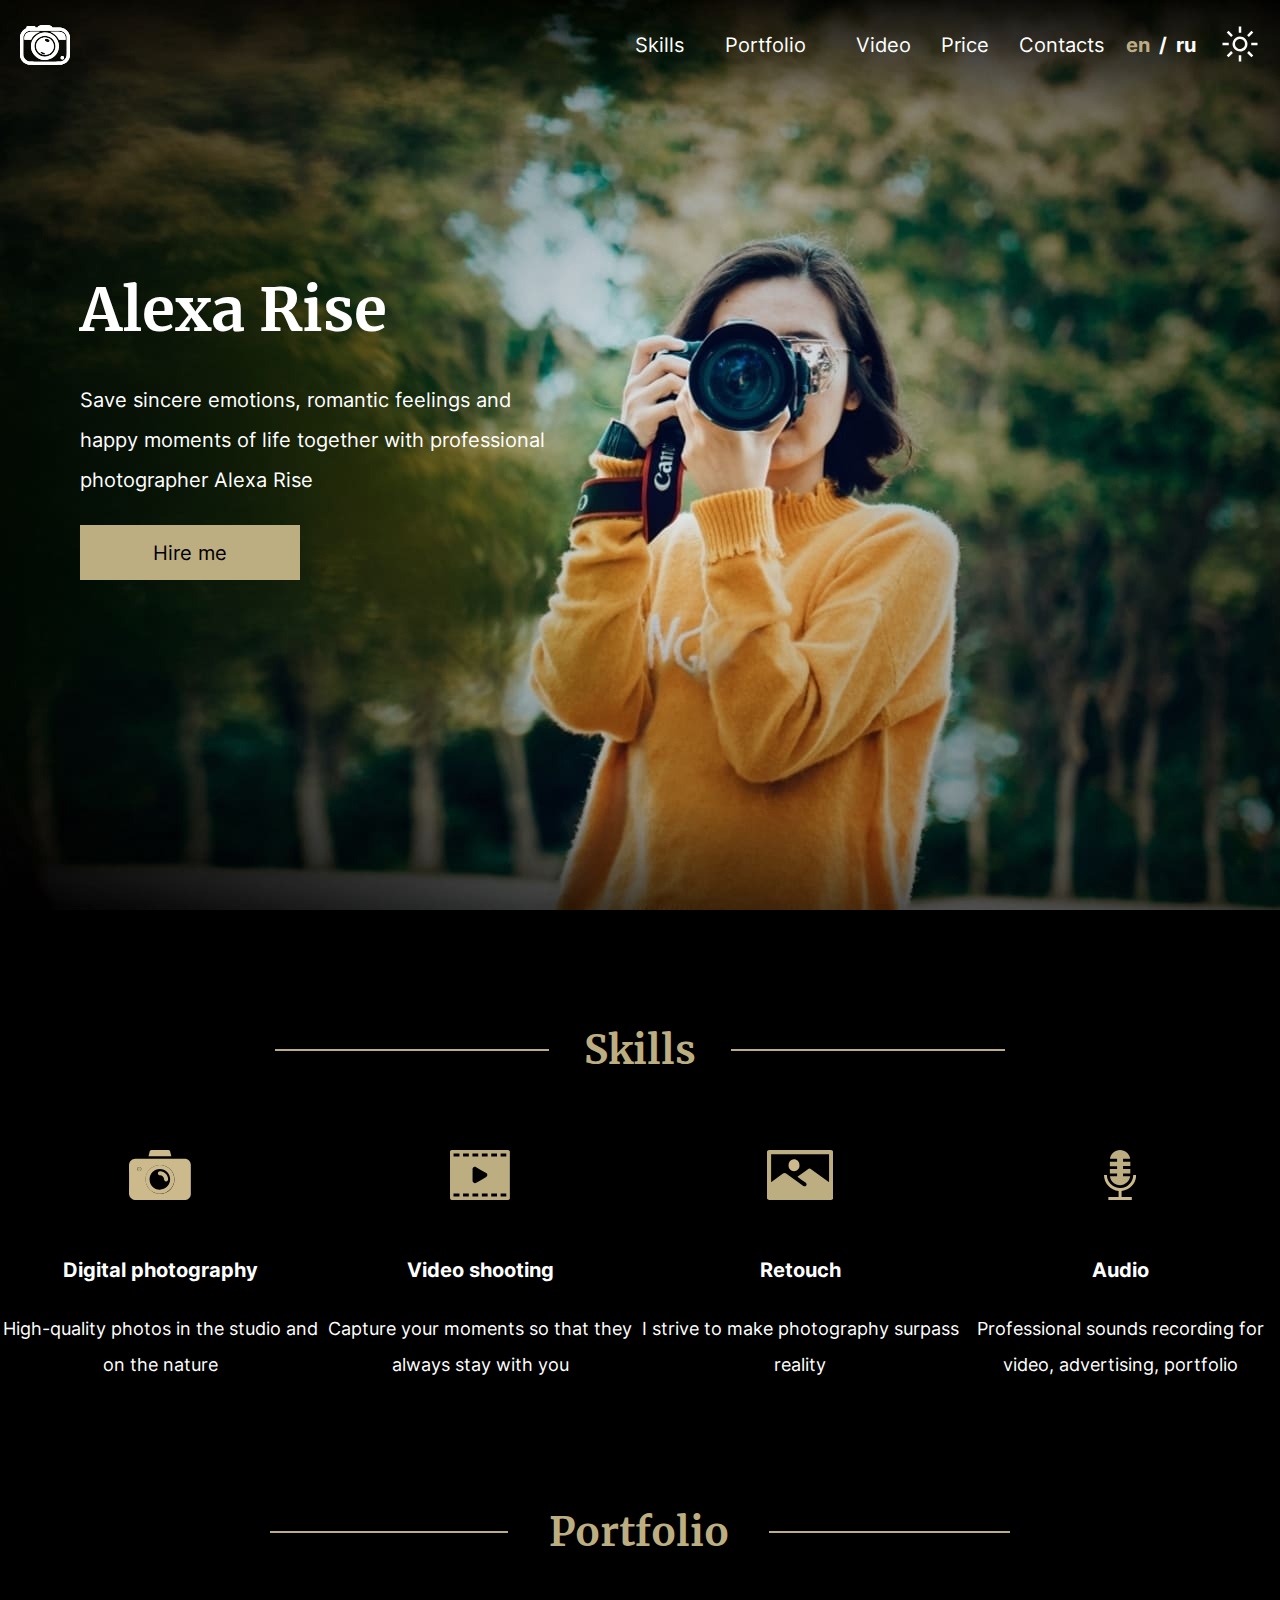
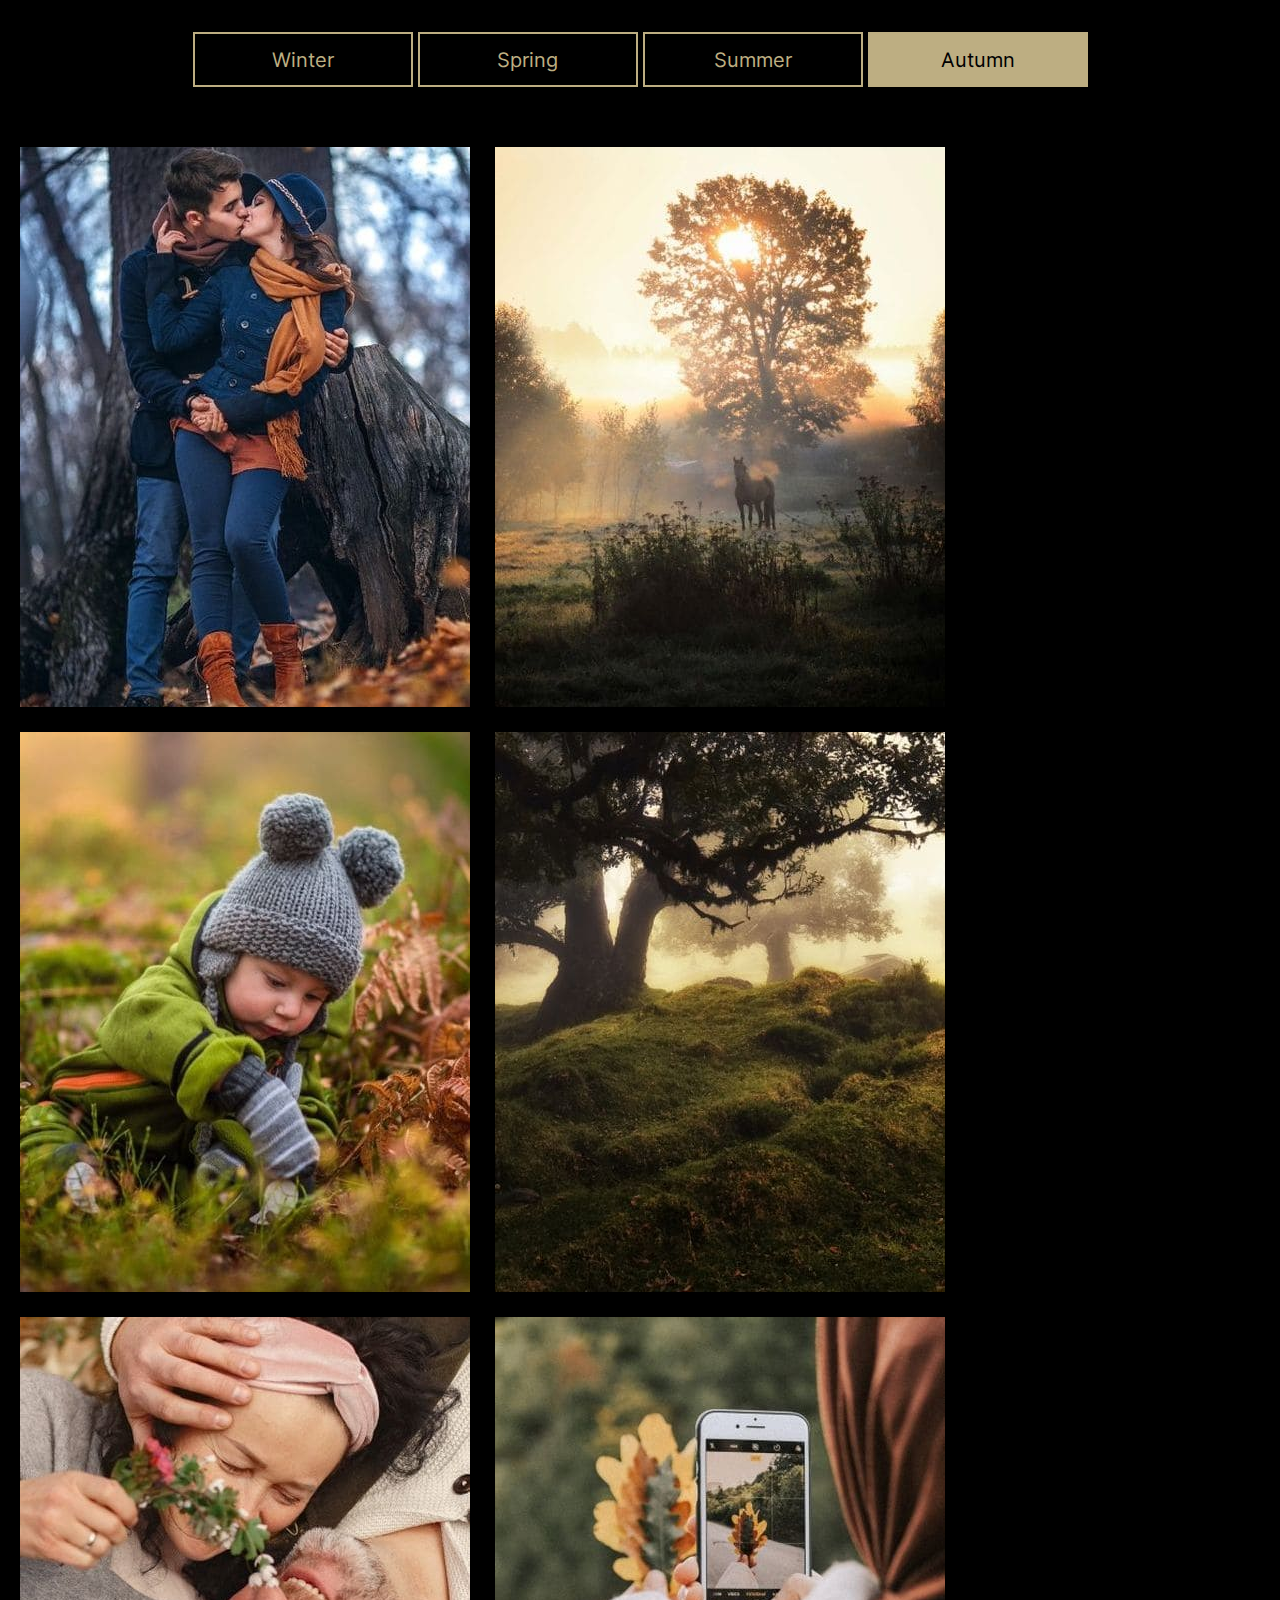
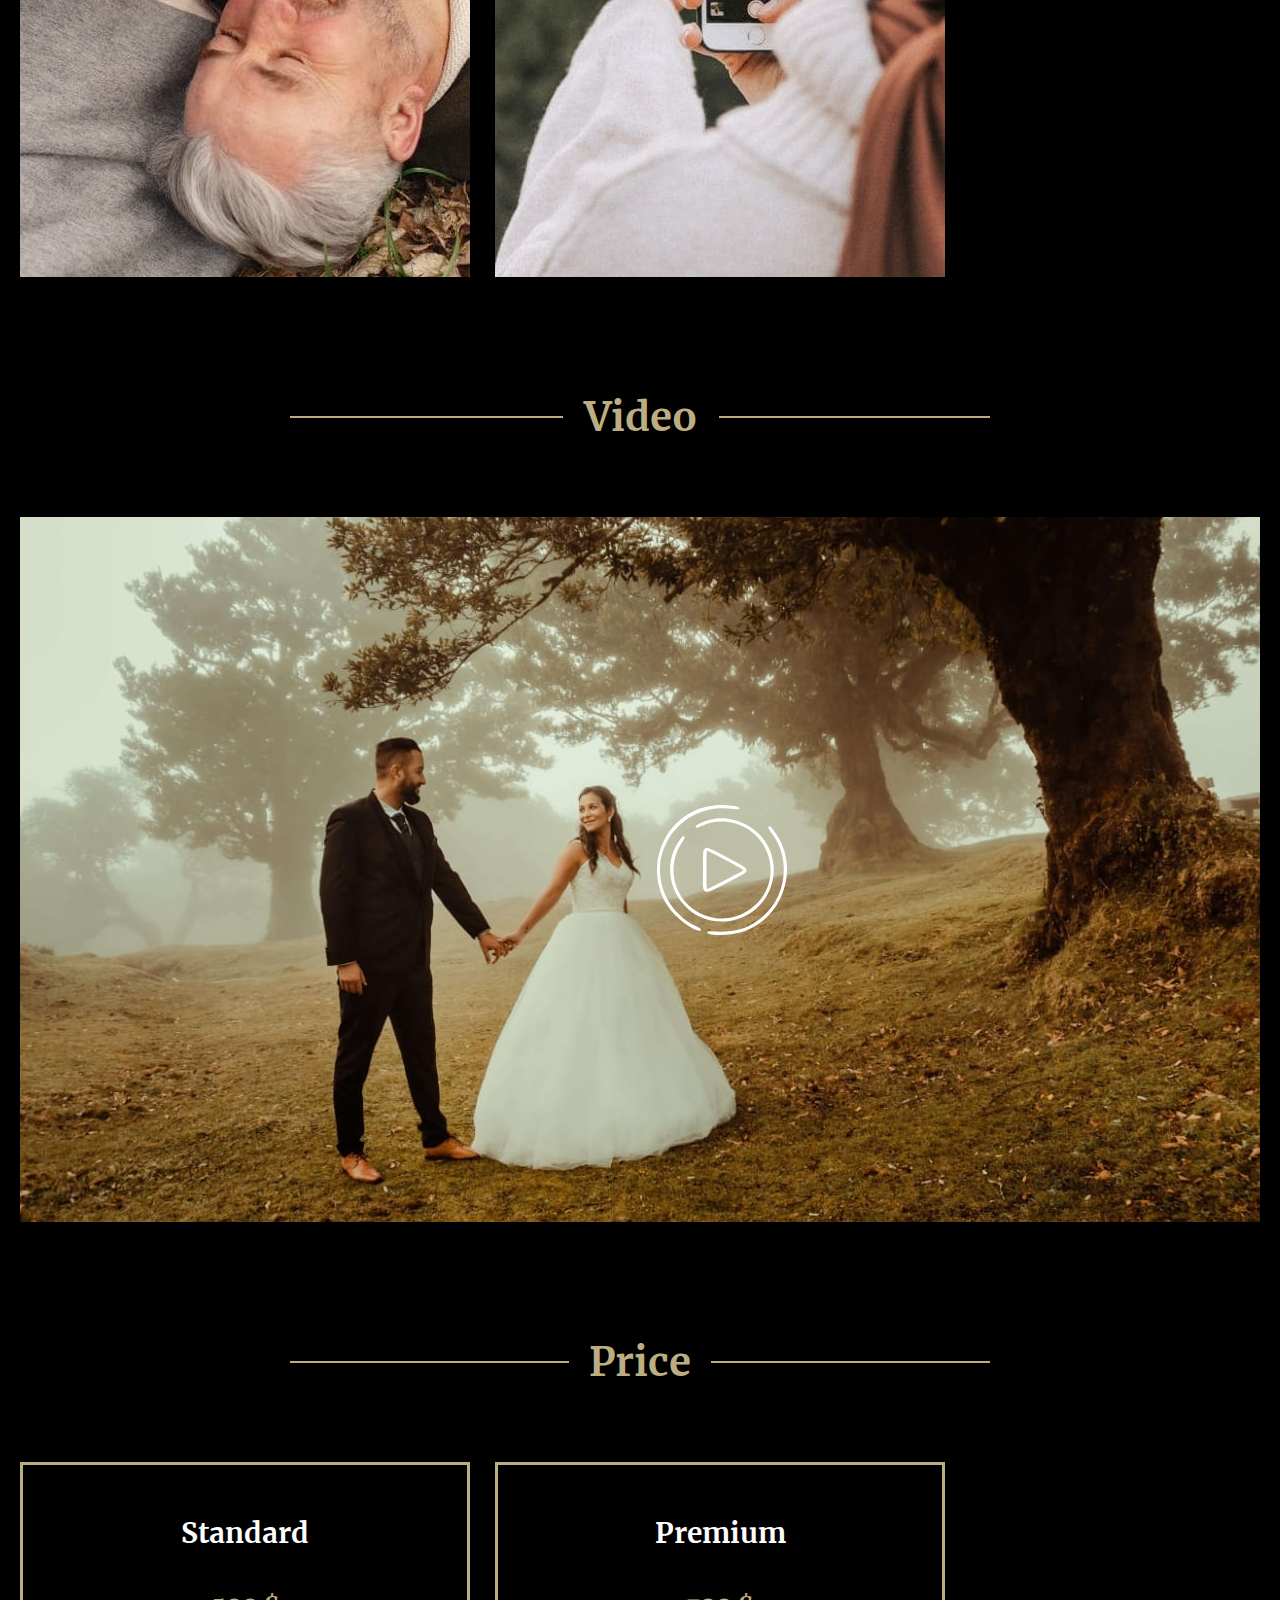
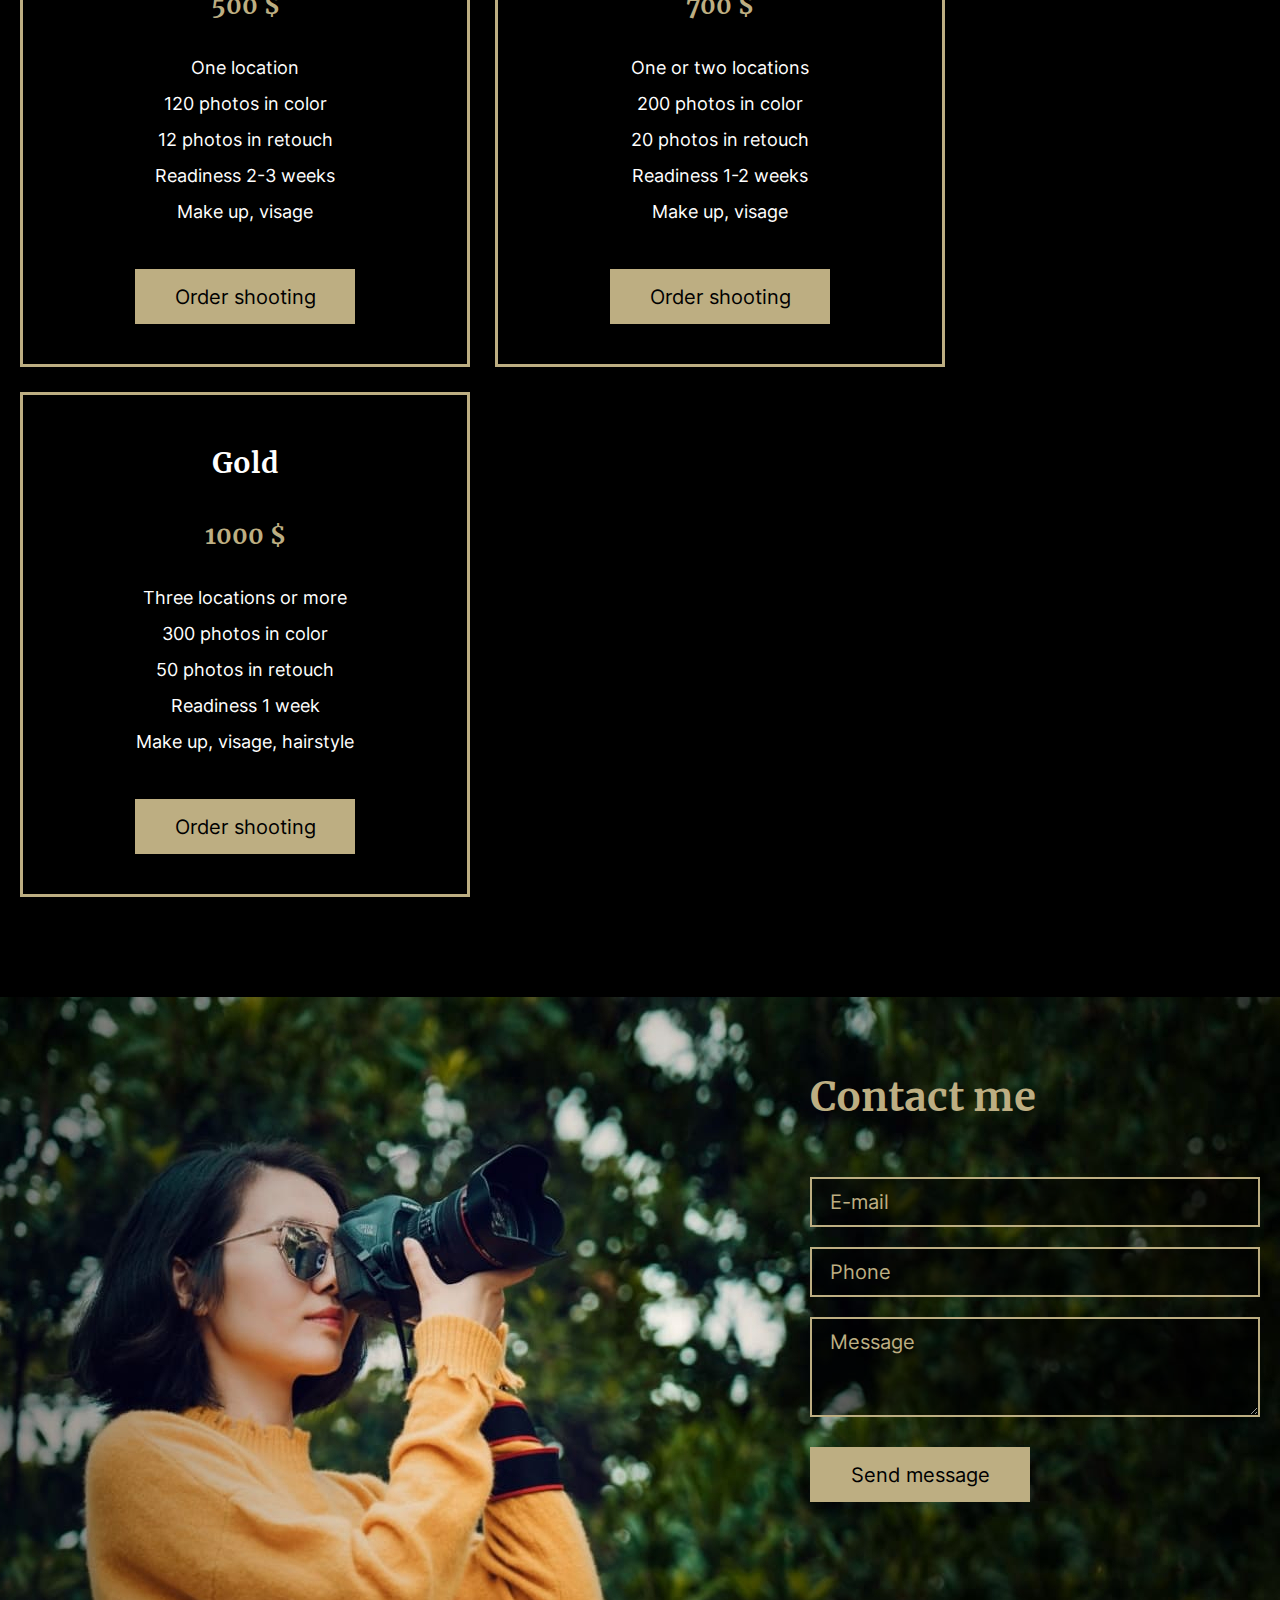
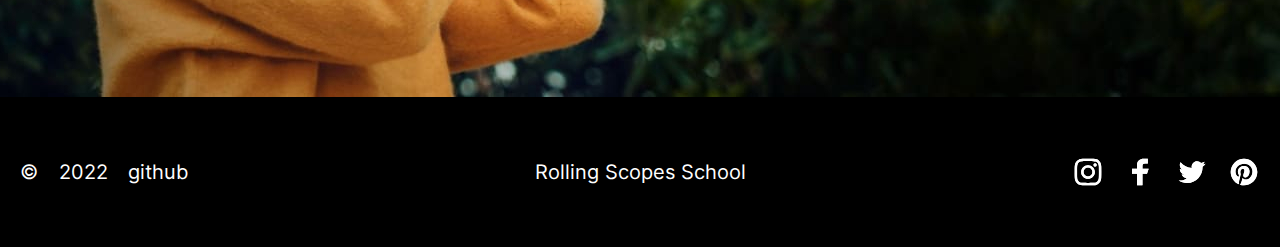
<file: portfolio/index.html>
<!DOCTYPE html>
<html lang="en">
<head>
    <meta charset="UTF-8">
    <meta http-equiv="X-UA-Compatible" content="IE=edge">
    <meta name="viewport" content="width=device-width, initial-scale=1.0">
    <title>portfolio</title>
    <link rel="icon" href="./assets/img/favicon.ico">
    <link rel="stylesheet" href="./style.css">
</head>

<body>
    <div class="grey"></div>
    <header class="header-container">
        <div class="container-head">
            <img src="./assets/svg/logo.svg" alt="logo" class="logo">
            <nav class="nav">
                <ul class="nav-list">
                    <li class="nav-li-skills"><a href="#skills" class="nav-link" data-i18="skills">Skills</a></li>
                    <li class="nav-li-portfolio"><a href="#portfolio" class="nav-link" data-i18="portfolio">Portfolio</a></li>
                    <li class="nav-li-video"><a href="#video" class="nav-link" data-i18="video">Video</a></li>
                    <li class="nav-li-price"><a href="#price" class="nav-link" data-i18="price">Price</a></li>
                    <li class="nav-li-contacts"><a href="#contacts" class="nav-link" data-i18="contacts">Contacts</a></li>
                </ul>
            </nav>           
            <div class="en-ru">
                <span class="switch-eng active-lang">en</span>
                <span class="switch">/</span>
                <span class="switch-ru">ru</span>
            </div>
            <div class="switch-sun-moon"></div>
            <div class="hamburger" id="hamburger-1">
                <span class="line"></span>
                <span class="line"></span>
                <span class="line"></span>
            </div>
        </div>
    </header>
    <main>
        <div class="container">
            <section class="container-hero-section" id="hero">
                <h1 class="container-hero-title" data-i18="hero-title">Alexa Rise</h1>
                <div class="container-hero-text" data-i18="hero-text">
                    Save sincere emotions, romantic feelings and happy moments of life together with professional photographer Alexa Rise
                </div>
                <button class="button-hero-gold pulse" data-i18="hire">Hire me</button>
            </section>
            <section id="skills" class="container-skills-portfolio-video-price">
                <div class="container-skills-section-title">
                    <div class="wrapper-skills"></div>
                    <h2 class="container-skills-section-title-textTitle" data-i18="skills">Skills</h2>
                    <div class="wrapper-skills"></div>
                </div>
                <div class="container-skills-section-items">
                    <div class="container-skills-section-items-photo">
                        <h3 class="container-skills-section-items-header" data-i18="skill-title-1">Digital photography</h3>
                        <div class="container-skills-section-items-text" data-i18="skill-text-1">High-quality photos in the studio and on the nature</div>
                    </div>
                    <div class="container-skills-section-items-video">
                        <h3 class="container-skills-section-items-header" data-i18="skill-title-2">Video shooting</h3>
                        <div class="container-skills-section-items-text" data-i18="skill-text-2">Capture your moments so that they always stay with you</div>
                    </div>
                    <div class="container-skills-section-items-image">
                        <h3 class="container-skills-section-items-header" data-i18="skill-title-3">Retouch</h3>
                        <div class="container-skills-section-items-text" data-i18="skill-text-3">I strive to make photography surpass reality</div>
                    </div>
                    <div class="container-skills-section-items-audio">
                        <h3 class="container-skills-section-items-header" data-i18="skill-title-4">Audio</h3>
                        <div class="container-skills-section-items-text" data-i18="skill-text-4">Professional sounds recording for video, advertising, portfolio</div>
                    </div>
                </div>
            </section>
            <section id="portfolio" class="container-skills-portfolio-video-price">
                <div class="container-portfolio-section-title">
                    <div class="wrapper-portfolio-left"></div>
                    <h2 class="container-portfolio-section-title-textTitle" data-i18="portfolio">Portfolio</h2>
                    <div class="wrapper-portfolio-right"></div>
                </div>
                <div class="container-portfolio-section-buttons">
                    <button class="button-portfolio-black pulse" data-season="winter" data-i18="winter">Winter</button>
                    <button class="button-portfolio-black pulse" data-season="spring" data-i18="spring">Spring</button>
                    <button class="button-portfolio-black pulse" data-season="summer" data-i18="summer">Summer</button>
                    <button class="button-portfolio-black active pulse" data-season="autumn" data-i18="autumn">Autumn</button>
                </div>
                <div class="container-portfolio-section-photo">
                    <img src="./assets/img/autumn/1.jpg" alt="portfolio-img_1" class="portfolio-image">
                    <img src="./assets/img/autumn/2.jpg" alt="portfolio-img_2" class="portfolio-image">
                    <img src="./assets/img/autumn/3.jpg" alt="portfolio-img_3" class="portfolio-image">
                    <img src="./assets/img/autumn/4.jpg" alt="portfolio-img_4" class="portfolio-image">
                    <img src="./assets/img/autumn/5.jpg" alt="portfolio-img_5" class="portfolio-image">
                    <img src="./assets/img/autumn/6.jpg" alt="portfolio-img_6" class="portfolio-image">
                </div>
            </section>
            <section id="video" class="container-skills-portfolio-video-price">
                <div class="container-video-section-title">
                    <div class="wrapper-video-left"></div>
                    <h2 class="container-video-section-title-textTitle" data-i18="video">Video</h2>
                    <div class="wrapper-video-right-right"></div>
                    <div class="wrapper-video-right"></div>
                </div>
                <div class="video-player">
                    <div class="video-player-img"></div>
                    <button class="video-player-logo"></button>
                </div>
            </section>
            <section id="price" class="container-skills-portfolio-video-price">
                <div class="container-price-section-title">
                    <div class="wrapper-price"></div>
                    <h2 class="container-price-section-title-textTitle" data-i18="price">Price</h2>
                    <div class="wrapper-price"></div>
                </div>
                <div class="container-price-section-items">
                    <div class="container-price-section-items-standard">
                        <h3 class="container-price-section-items-header" data-i18="standard">Standard</h3>
                        <div class="container-price-section-items-price">500 $</div>
                        <span class="container-price-section-items-text" data-i18="price-description-1-span-1">One location</span>
                        <span class="container-price-section-items-text" data-i18="price-description-1-span-2">120 photos in color</span>
                        <span class="container-price-section-items-text" data-i18="price-description-1-span-3">12 photos in retouch</span>
                        <span class="container-price-section-items-text" data-i18="price-description-1-span-4">Readiness 2-3 weeks</span>
                        <span class="container-price-section-items-text" data-i18="price-description-1-span-5">Make up, visage</span>
                        <button class="button-price-gold pulse" data-i18="order">Order shooting</button>
                    </div>
                    <div class="container-price-section-items-premium">
                        <h3 class="container-price-section-items-header" data-i18="premium">Premium</h3>
                        <div class="container-price-section-items-price">700 $</div>
                        <span class="container-price-section-items-text" data-i18="price-description-2-span-1">One or two locations</span>
                        <span class="container-price-section-items-text" data-i18="price-description-2-span-2">200 photos in color</span>
                        <span class="container-price-section-items-text" data-i18="price-description-2-span-3">20 photos in retouch</span>
                        <span class="container-price-section-items-text" data-i18="price-description-2-span-4">Readiness 1-2 weeks</span>
                        <span class="container-price-section-items-text" data-i18="price-description-2-span-5">Make up, visage</span>
                        <button class="button-price-gold pulse" data-i18="order">Order shooting</button>
                    </div>
                    <div class="container-price-section-items-gold">
                        <h3 class="container-price-section-items-header" data-i18="gold">Gold</h3>
                        <div class="container-price-section-items-price">1000 $</div>
                        <span class="container-price-section-items-text" data-i18="price-description-3-span-1">Three locations or more</span>
                        <span class="container-price-section-items-text" data-i18="price-description-3-span-2">300 photos in color</span>
                        <span class="container-price-section-items-text" data-i18="price-description-3-span-3">50 photos in retouch</span>
                        <span class="container-price-section-items-text" data-i18="price-description-3-span-4">Readiness 1 week</span>
                        <span class="container-price-section-items-text" data-i18="price-description-3-span-5">Make up, visage, hairstyle</span>
                        <button class="button-price-gold pulse" data-i18="order">Order shooting</button>
                    </div>
                </div>
            </section>
            <section class="container-contacts-section" id="contacts">
                <div class="container-contacts-section-contacts">
                    <h2 class="container-contacts-section-title"  data-i18="contact-me">Contact me</h2>
                    <input type="email" class="input-email" placeholder="E-mail" data-i18="e-mail">
                    <input type="tel" class="input-tel" placeholder="Phone" data-i18="phone">
                    <textarea class="input-textarea" placeholder="Message" data-i18="message"></textarea>
                    <button class="button-contacts-gold pulse" data-i18="send-message">Send message</button>
                </div>
            </section>
        </div>
    </main>
    <footer>
        <div class="container-footer">
            <div class="container-footer-year">
                <div class="container-footer-year-copyright">&#169;</div>
                <div class="container-footer-year-year">2022</div>
                <div class="container-footer-year-github">
                    <a href="https://github.com/dab10" class="footer-link-github">github</a>
                </div>
            </div>
            <div class="container-footer-rs">
                <a href="https://rs.school/js-stage0/" class="footer-link-rs">Rolling Scopes School</a>
            </div>
            <ul class="container-footer-links">
                <li><img src="./assets/svg/inst.svg" alt="instagram" class="container-footer-links-inst"></li>
                <li><img src="./assets/svg/fb.svg" alt="facebook" class="container-footer-links-fb"></li>
                <li><img src="./assets/svg/tw.svg" alt="twitter" class="container-footer-links-tw"></li>
                <li><img src="./assets/svg/pinterest.svg" alt="pinterest" class="container-footer-links-pint"></li>
            </ul>
        </div>
    </footer>
    <script src="https://yastatic.net/jquery/3.3.1/jquery.min.js"></script>
    <script type="module" src="./index.js"></script>
</body>
</html>
</file>
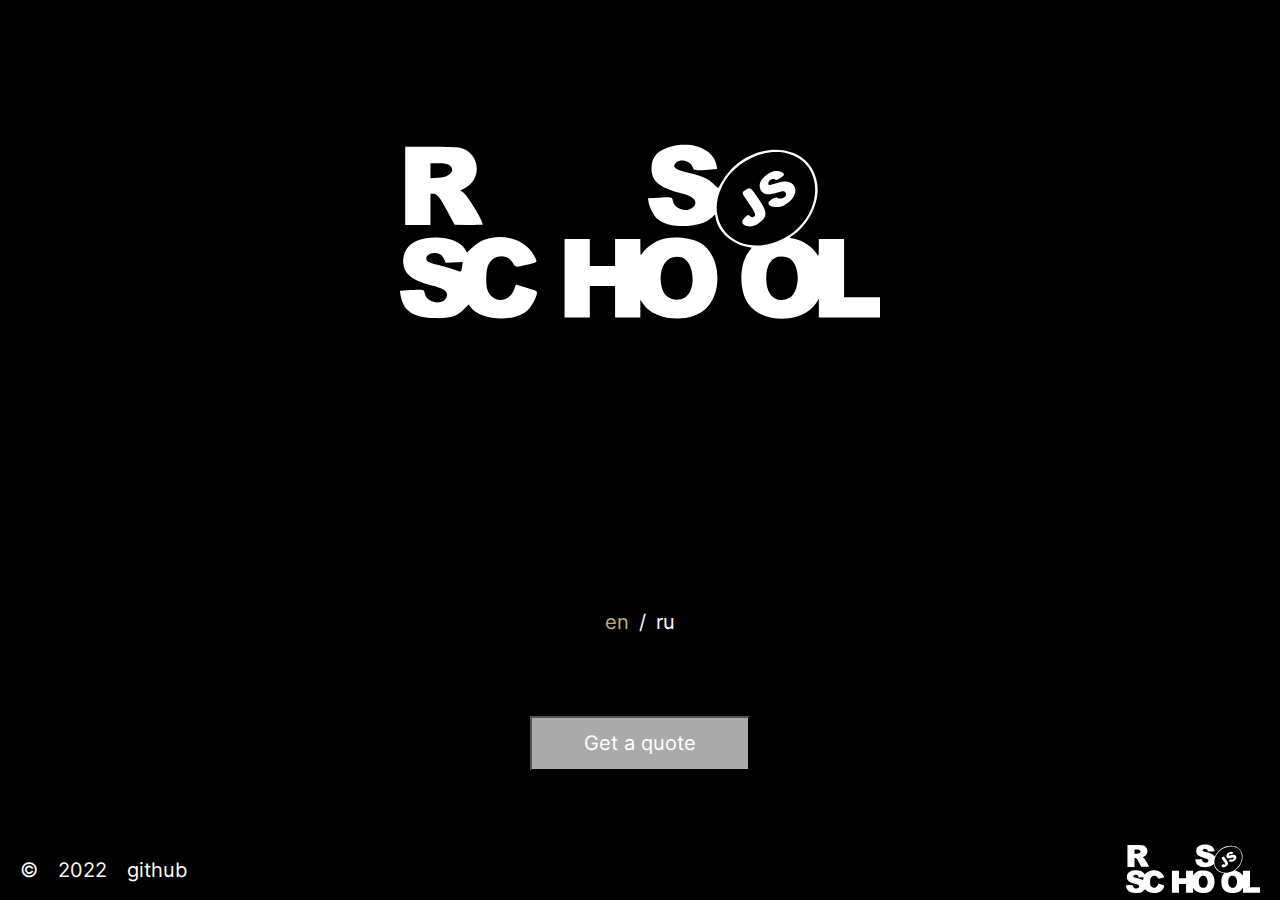
<file: random-joke/index.html>
<!DOCTYPE html>
<html lang="en">
<head>
    <meta charset="UTF-8">
    <meta http-equiv="X-UA-Compatible" content="IE=edge">
    <meta name="viewport" content="width=device-width, initial-scale=1.0">
    <title>Random-joke</title>
    <link rel="icon" href="./assets/favicon.ico">
    <link rel="stylesheet" href="./style.css">
</head>
<body>
    <main class="main-container">
        <img class="main-container-image" src="./assets/svg/rss.svg" alt="random-image" id='randomImage'>
        <p id="elem1"></p>
        <p id="elem2"></p>
        <div class="en-ru">
            <span class="switch-eng active-lang">en</span>
            <span class="switch">/</span>
            <span class="switch-ru">ru</span>
        </div>
        <button class="main-container-button" data-i18="button">Get a quote</button>
    </main>
    <footer class="footer-container">
        <div class="footer-container-copy">&#169;</div>
        <div class="footer-container-year">2022</div>
        <div>
            <a class="footer-container-github" href="https://github.com/dab10">github</a>
        </div>
        <div class="footer-container-rss">
            <a href="https://rs.school/js-stage0/">
                <img class="footer-container-rss-image" src="./assets/svg/rss.svg" alt="rsschool">
            </a>
        </div>
    </footer>
    <script type="module" src="./index.js"></script>
</body>
</html>
</file>
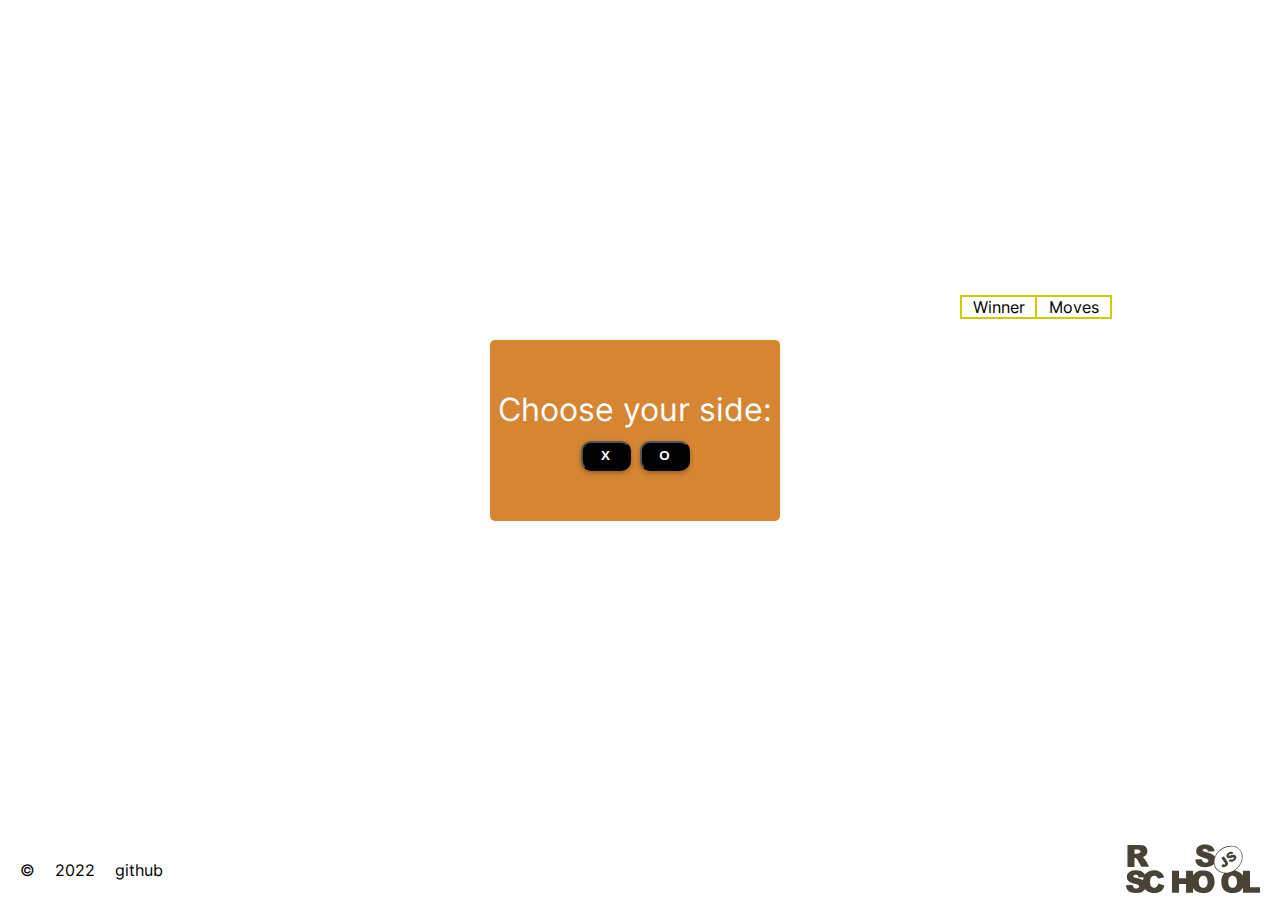
<file: tictietoe/index.html>
<!DOCTYPE html>
<html lang="en">
<head>
    <meta charset="UTF-8">
    <meta http-equiv="X-UA-Compatible" content="IE=edge">
    <meta name="viewport" content="width=device-width, initial-scale=1.0">
    <title>Tictietoe</title>
    <link rel="icon" href="./assets/favicon.ico">
    <link rel="stylesheet" href="./style.css">
</head>
<body>
    <main class="container">
        <div class="startGameWindow">
            <div class="textStart">Choose your side:</div>
            <button class="tic">X</button>
            <button class="toe">O</button>
        </div>
        <table class="table">
            <tr>
                <td class="cell td" id="0"></td>
                <td class="cell td" id="1"></td>
                <td class="cell td" id="2"></td>
            </tr>
            <tr>
                <td class="cell td" id="3"></td>
                <td class="cell td" id="4"></td>
                <td class="cell td" id="5"></td>
            </tr>
            <tr>
                <td class="cell td" id="6"></td>
                <td class="cell td" id="7"></td>
                <td class="cell td" id="8"></td>
            </tr>
        </table>
        <table class="result" id="tableRes">
            <tbody id="tableResult">
                <tr>
                    <td>Winner</td>
                    <td>Moves</td>
                </tr>
            </tbody>
        </table>
        <div class="endgame">
            <div class="text"></div>
            <button class="replay" onClick="startGame()">Replay</button>
        </div>
    </main>
    <footer class="footer-container">
        <div class="footer-container-copy">&#169;</div>
        <div class="footer-container-year">2022</div>
        <div>
            <a class="footer-container-github" href="https://github.com/dab10">github</a>
        </div>
        <div class="footer-container-rss">
            <a href="https://rs.school/js-stage0/">
                <img class="footer-container-rss-image" src="./assets/svg/rss.svg" alt="rsschool">
            </a>
        </div>
    </footer>
    <script src="./index.js"></script>
</body>
</html>
</file>
<file: portfolio/style.css>
/* FONTS */
@font-face {
    font-family: 'Merriweather';
    src: url("./assets/fonts/Merriweather-Bold.ttf");
    font-weight: 700;
   }

@font-face {
    font-family: 'Merriweather';
    src: url("./assets/fonts/Merriweather-Regular.ttf");
    font-weight: 400;
   } 

@font-face {
    font-family: 'Inter';
    src: url("./assets/fonts/Inter-Regular.ttf");
    font-weight: 400;
   }

@font-face {
    font-family: 'Inter';
    src: url("./assets/fonts/Inter-Bold.ttf");
    font-weight: 700;
   }

/* ALL */

* {
    box-sizing: border-box;
}

body {
    font-family: 'Inter';
    margin: 0 auto;
    padding: 0 0;
    background: #000000; 
    overflow-x: hidden;
}

@media (max-width: 768px) {
    body {
        overflow-x: hidden;
    }
}

html {
    scroll-behavior: smooth; 
}

/* BUTTONS */

button:hover, button:focus {
    transition:0.25s; 
    color:#fff;
}

.pulse:hover, .pulse:focus{
	box-shadow: 0 0 0 2em rgba(255, 255, 255, 0);
	animation: pulse 1s;
}
@keyframes pulse{
	0%{box-shadow: 0 0 0 0 #bdae82}
}

.button-hero-gold {
    
    padding: auto;
    width: 220px;
    height: 55px;
    margin-top: 35px;
    margin-left: 80px;
    border: 0;
    background-color: #bdae82;
    color: #000000;
    cursor: pointer;
    font-family: 'Inter';
    font-size: 20px;
    font-weight: 400;
    transition: 0.3s;
    position: relative;
    overflow: hidden;
}

.button-hero-gold:hover {
    color: #ffffff;
}

@media (max-width: 768px) {
    .button-hero-gold {
        padding: auto; /*7px 73px 7px 73px*/
        width: 219px;
        height: 54px;
        margin-top: 80px;
        margin-left: 60px;
    }
  }

.button-portfolio-black {
    width: 220px;
    height: 55px;
    border: 2px solid #bdae82;
    background-color: #000000;
    color: #bdae82;
    cursor: pointer;
    font-family: 'Inter';
    font-size: 20px;
    font-weight: 400;
    transition: 0.3s;
}

.button-portfolio-black.light-theme {
    background-color: #ffffff;
    color: #000000;
}

.button-portfolio-black.active {
    color: #000000;
    background-color: #bdae82;
}

.button-portfolio-black:hover {
    color: #ffffff;
}

.button-portfolio-black:hover.light-theme {
    color: #ffffff;
    background-color: #bdae82;
}

.button-portfolio-black:hover.active.light-theme {
    color: #ffffff;
}

.button-portfolio-gold {
    width: 220px;
    height: 55px;
    border: 0;
    background-color: #bdae82;
    color: #000000;
    cursor: pointer;
    font-family: 'Inter';
    font-size: 20px;
    font-weight: 400;
    transition: 0.3s;
}

.button-portfolio-gold:hover {
    color: #ffffff;
}

.button-price-gold {
    margin-top: 32px;
    width: 220px;
    height: 55px;
    border: 0;
    background-color: #bdae82;
    color: #000000;
    cursor: pointer;
    font-family: 'Inter';
    font-size: 20px;
    font-weight: 400;
    transition: 0.3s;
}

.button-price-gold:hover {
    color: #ffffff;
}

.button-contacts-gold {
    margin-top: 30px;
    width: 220px;
    height: 55px;
    border: 0;
    background-color: #bdae82;
    color: #000000;
    cursor: pointer;
    font-family: 'Inter';
    font-size: 20px;
    font-weight: 400;
    transition: 0.3s;
}

.button-contacts-gold:hover {
    color: #ffffff;
}

/* MAIN */

.container {
    display: flex;
    flex-direction: column;
    max-width: 1440px;
    margin: 0 auto;
    padding: 0 0;
}

/* HEAD */

.header-container {
    background: url('./assets/img/header-bg.jpg');
    background-repeat: no-repeat;
    background-position: center 0;
    max-width: 1440px;
    margin: 0 auto;
}

@media (max-width: 768px) {
    .header-container {
        background: url('./assets/img/hero-small1.jpg');
        background-repeat: no-repeat;
        background-position: center 0;
        max-width: 768px;
        margin: 0 auto;
    }
  }

.container-head {
    display: flex;
    max-width: 1440px;
    /*width: 1440px;*/
    margin: 0 auto;
    padding: 20px 20px;
}

@media (max-width: 768px) {
    .container-head {
        
        padding: 20px 64px 20px 60px;
    }
}

.container-hero-section {
    background-image: url('./assets/img/header-bg.jpg');
    background-repeat: no-repeat;
    background-position: center -90px;
    max-width: 1440px;
    height: 820px;
    padding-top: 160px;
}

@media (max-width: 768px) {
    .container-hero-section {
        background: url('./assets/img/hero-small1.jpg');
        background-repeat: no-repeat;
        background-position: center -90px;
        max-width: 768px;
        height: 500px;
        padding-top: 78px;
    }
  }

.container-hero-title {
    margin: 0 0;
    margin-left: 80px;
    width: 500px; 
    height: 120px;
    font-family: 'Merriweather';
    font-weight: 700;
    font-size: 60px;
    line-height: 120px;
    color: #ffffff;
}

@media (max-width: 768px) {
    .container-hero-title {
        margin: 0 0;
        margin-left: 60px;
        width: 205px; /*165*/
        height: 64px;
        font-family: 'Merriweather';
        font-weight: 400;
        font-size: 32px;
        line-height: 64px;
        color: #ffffff;
    }
}

.container-hero-text {
    padding-top: 10px;
    margin-left: 80px;
    width: 470px;
    height: 120px;
    line-height: 40px;
    font-family: 'Inter';
    font-size: 20px;
    font-weight: 400;
    color: #ffffff;
}

@media (max-width: 768px) {
    .container-hero-text {
        display: flex;
        padding-top: 20px;
        margin-left: 60px;
        max-width: 390px;
        width: 100%;
        height: 72px;
        line-height: 24px;
        font-family: 'Inter';
        font-size: 20px;
        font-weight: 400;
        color: #ffffff;
    }
}

  @media (max-width: 480px) {
    .container-hero-text {
        display: flex;
        padding-top: 20px;
        margin-left: 60px;
        max-width: 320px;
        width: 100%;
        height: 72px;
        line-height: 24px;
        font-family: 'Inter';
        font-size: 20px;
        font-weight: 400;
        color: #ffffff;
    }
}
/* container-skills-portfolio-video-price */

.container-skills-portfolio-video-price {
    background-color: #000000;
}

.container-skills-portfolio-video-price.light-theme {
    background-color: #ffffff;
}


/* SKILLS: container-skills-section */

.container-skills-section-title {
    display: flex;
    justify-content: center;
    align-items: center;
    max-width: 1440px;
    margin: 0 auto;
    margin-top: 100px;
    padding: 0 0;
}

@media (max-width: 768px) {
    .container-skills-section-title {
        margin-top: 95px;
    }
}

.container-skills-section-title-textTitle {
    display: flex;
    justify-content: center;
    margin: 0 0;
    width: 182px; /*152*/
    height: 80px;
    line-height: 80px;
    font-family: 'Merriweather';
    font-weight: 700;
    font-size: 40px;
    color: #bdae82;
}

.container-skills-section-title-textTitle.light-theme {
    color: #000000;
}

@media (max-width: 768px) {
    .container-skills-section-title-textTitle {
        width: 151px; /*131*/
        height: 50px;
        line-height: 50px;
        font-size: 32px;
    }
}

.container-skills-section-items {
    display: flex;
    justify-content: space-around;
    flex-wrap: wrap;
    max-width: 1440px;
    padding-top: 60px;
}

@media (max-width: 768px) {
    .container-skills-section-items {
        display: flex;
        justify-content: space-evenly;
        align-content: space-between;
        flex-wrap: wrap;
        padding-left: 15px;
        padding-right: 19px;
    }
}

.container-skills-section-items-photo {
    display: flex;
    flex-direction: column;
    align-items: center;
    width: 320px;
    height: 240px;
    background-position: center top;
}

@media (max-width: 768px) {
    .container-skills-section-items-photo {
        width: 300px;
        height: 224px;
        
    }
}

.container-skills-section-items-header {
    margin: 0;
    margin-top: 100px;
    text-align: center;
    width: 280px;
    height: 40px;
    line-height: 40px;
    font-family: 'Inter';
    font-weight: 700;
    font-size: 20px;
    color: #ffffff;
}

@media (max-width: 768px) {
    .container-skills-section-items-header {
        margin-top: 80px;
    }
}

.container-skills-section-items-header.light-theme {
   color: #000000;
}

.container-skills-section-items-text {
    margin: 0;
    padding-top: 21px;  /* Why 21px?*/
    text-align: center;
    width: 327px; /*280*/
    height: 72px;
    line-height: 36px;
    font-family: 'Inter';
    font-weight: 400;
    font-size: 18px;
    color: #ffffff;
}

@media (max-width: 768px) {
    .container-skills-section-items-text {
        width: 280px;
        height: 44px;
        line-height: 22px;
    }
}

.container-skills-section-items-text.light-theme {
    color: #000000;
}

.container-skills-section-items-photo:nth-child(1) {
    background-image: url('./assets/svg/photo.svg');
    background-size: 62px 50px;
    background-repeat: no-repeat;
}

.container-skills-section-items-video {
    display: flex;
    flex-direction: column;
    align-items: center;
    width: 320px;
    height: 240px;
    background-position: center top;
}

@media (max-width: 768px) {
    .container-skills-section-items-video {
        width: 300px;
        height: 224px;
    }
}


.container-skills-section-items-video:nth-child(2) {
    background-image: url('./assets/svg/video.svg');
    background-size: 60px 50px;
    background-repeat: no-repeat;
}

.container-skills-section-items-image {
    display: flex;
    flex-direction: column;
    align-items: center;
    width: 320px;
    height: 240px;
    background-position: center top;
}

@media (max-width: 768px) {
    .container-skills-section-items-image {
        width: 300px;
        height: 224px;
        margin-top: 36px;
    }
}

.container-skills-section-items-image:nth-child(3) {
    background-image: url('./assets/svg/image.svg');
    background-size: 66px 50px;
    background-repeat: no-repeat;
}

.container-skills-section-items-audio {
    display: flex;
    flex-direction: column;
    align-items: center;
    width: 320px;
    height: 240px;
    background-position: center top;
}

@media (max-width: 768px) {
    .container-skills-section-items-audio {
        width: 300px;
        height: 224px;
        margin-top: 36px;
    }
}

.container-skills-section-items-audio:nth-child(4) {
    background-image: url('./assets/svg/audio.svg');
    background-size: 32px 50px;
    background-repeat: no-repeat;
}

/* PORTFOLIO: container-portfolio-section */

.container-portfolio-section-title {
    display: flex;
    justify-content: center;
    align-items: center;
    max-width: 1440px;
    
    margin: 0 auto;
    margin-top: 102px; /* from previous block, not section! */
    padding: 0 0;
    
}
@media (max-width: 768px) {
    .container-portfolio-section-title {
        margin-top: 120px;
    }
}

.container-portfolio-section-title-textTitle {
    display: flex;
    justify-content: center;
    margin: 0 0;
    width: 261px; /* 220px? maybe because wrapper 238px and 241px */ /*221*/
    height: 80px;
    line-height: 80px;
    font-family: 'Merriweather';
    font-weight: 700;
    font-size: 40px;
    color: #bdae82;
}

@media (max-width: 768px) {
    .container-portfolio-section-title-textTitle {
        width: 205px; /*185*/
        height: 80px;
        line-height: 80px;
        font-size: 32px;
    }
}

.container-portfolio-section-title-textTitle.light-theme {
    color: #000000;
}

.container-portfolio-section-buttons {
    display: flex;
    flex-wrap: wrap;
    gap: 5px;
    /* max-width: 1440px; */
    max-width: 895px;
    margin: 0 auto;
    margin-top: 60px;
    padding: 0 0;
}

@media (max-width: 768px) {
    .container-portfolio-section-buttons {
        margin-top: 50px;
        max-width: 445px;
    }
}
@media (max-width: 500px) {
    .container-portfolio-section-buttons {
        margin-top: 50px;
        max-width: 320px;
    }
}

.container-portfolio-section-photo {
    display: flex;
    flex-wrap: wrap;
    gap: 25px;
    max-width: 1440px;
    margin: 0 auto;
    margin-top: 60px;
    padding: 0 0;
    padding-left: 20px;
}

@media (max-width: 768px) {
    .container-portfolio-section-photo {
        justify-content: center;
        padding-left: 0px;
        }
}

@media (max-width: 450px) {
    .container-portfolio-section-photo {
        max-width: 320px;
        width: 100%;
        }
}

/* VIDEO: container-video-section */ 

.container-video-section-title {
    display: flex;
    justify-content: center;
    align-items: center;
    max-width: 1440px;
    margin: 0 auto;
    margin-top: 100px; 
    padding: 0 0;
}

@media (max-width: 768px) {
    .container-video-section-title {
        margin-top: 80px;
    }
}

.container-video-section-title-textTitle {
    display: flex;
    justify-content: center;
    margin: 0 0;
    width: 154px; 
    height: 80px;
    line-height: 81px;
    font-family: 'Merriweather';
    font-weight: 700;
    font-size: 40px;
    color: #bdae82;
}

@media (max-width: 768px) {
    .container-video-section-title-textTitle {
        width: 131px; 
        height: 80px;
        line-height: 81px;
        font-size: 32px;
    }
}

.container-video-section-title-textTitle.light-theme {
    color: #000000;
}

/* PRICE: container-price-section */

.container-price-section-title {
    display: flex;
    justify-content: center;
    align-items: center;
    max-width: 1440px;
    margin: 0 auto;
    margin-top: 100px; 
    padding: 0 0;
}

@media (max-width: 768px) {
    .container-price-section-title {
        margin-top: 80px; 
    }
}

.container-price-section-title-textTitle {
    display: flex;
    justify-content: center;
    margin: 0 0;
    width: 142px; 
    height: 80px;
    line-height: 80px;
    font-family: 'Merriweather';
    font-weight: 700;
    font-size: 40px;
    color: #bdae82;
}

@media (max-width: 768px) {
    .container-price-section-title-textTitle {
        width: 122px; 
        height: 80px;
        font-size: 32px;
    }
}

.container-price-section-title-textTitle.light-theme {
    color: #000000;
}

.container-price-section-items {
    display: flex;
    flex-wrap: wrap;
    gap: 25px;
    max-width: 1440px;
    margin: 0 auto;
    margin-top: 60px;
    margin-bottom: 100px;
    padding: 0 0;
    padding-left: 20px;
}

@media (max-width: 768px) {
    .container-price-section-items {
        justify-content: center;
        padding-left: 0px;
        gap: 50px;
        margin-top: 50px;
        margin-bottom: 80px;
    }
}

.container-price-section-items-standard {
    display: flex;
    flex-direction: column;
    align-items: center;
    width: 450px;
    height: 505px;
    border: 3px solid #bdae82;
}

@media (max-width: 768px) {
    .container-price-section-items-standard {
        max-width: 420px;
        height: 505px;
    }
}

.container-price-section-items-header {
    margin: 0;
    margin-top: 40px;
    text-align: center;
    width: 132px;
    height: 56px;
    line-height: 56px;
    font-family: 'Merriweather';
    font-weight: 700;
    font-size: 28px;
    color: #ffffff;
}

.container-price-section-items-header.light-theme {
    color: #000000;
}

.container-price-section-items-price {
    margin: 0;
    margin-top: 25px;
    margin-bottom: 23px;
    text-align: center;
    width: 81px;
    height: 48px;
    line-height: 40px;
    font-family: 'Merriweather';
    font-weight: 700;
    font-size: 24px;
    color: #bdae82;
}

.container-price-section-items-text {
    display: block;
    text-align: center;
    width: 261px; /*221*/
    height: 36px;
    font-family: 'Inter';
    font-weight: 400;
    font-size: 18px;
    color: #ffffff;
}

.container-price-section-items-text.light-theme {
    color: #000000;
}

.container-price-section-items-premium {
    display: flex;
    flex-direction: column;
    align-items: center;
    width: 450px;
    height: 505px;
    border: 3px solid #bdae82;
}

@media (max-width: 768px) {
    .container-price-section-items-premium {
        width: 420px;
        height: 505px;
    }
}

.container-price-section-items-gold {
    display: flex;
    flex-direction: column;
    align-items: center;
    width: 450px;
    height: 505px;
    border: 3px solid #bdae82;
}

@media (max-width: 768px) {
    .container-price-section-items-gold {
        width: 420px;
        height: 505px;
    }
}

/* CONTACTS */

.container-contacts-section {
    display: flex;
    /* margin-top: 100px; */
    max-width: 1440px;
    height: 700px;
    background: url('./assets/img/contacts.jpg');
    background-size: auto 700px;
    background-position: center center;
}

@media (max-width: 768px) {
    .container-contacts-section {
       /* margin-top: 80px; */
        height: 600px;
        background: url('./assets/img/contacts-small.jpg');
    }
}

.container-contacts-section-contacts {
    display: flex;
    flex-direction: column;
    margin-top: 60px;
    margin-left: auto;
    margin-right: 20px;
    width: 450px;
    height: 445px;
}

@media (max-width: 768px) {
    .container-contacts-section-contacts {
        align-items: center;
        margin: 0 auto;
        margin-top: 60px;
        max-width: 450px;
        width: 100%;
        height: 429px;
    }
}

@media (max-width: 480px) {
    .container-contacts-section-contacts {
        align-items: center;
        margin: 0 auto;
        margin-top: 60px;
        max-width: 480px;
        width: 100%;
        height: 429px;
    }
}


.container-contacts-section-title {
    margin: 0 0;
    width: 450px; 
    height: 80px;
    line-height: 80px;
    font-family: 'Merriweather';
    font-weight: 700;
    font-size: 40px;
    color: #bdae82;
}

@media (max-width: 768px) {
    .container-contacts-section-title {
        max-width: 480px; 
        width: 100%;
        height: 64px;
        line-height: 64px;
        font-size: 32px;
        text-align: center;
    }
}

@media (max-width: 480px) {
    .container-contacts-section-title {
        
        font-size: 26px;
        line-height: 64px;
        
    }
}

/* FOOTER */

.container-footer {
    display: flex;
    justify-content: space-between;
    max-width: 1440px;
    height: 150px;
    margin: 0 auto;
}

@media (max-width: 768px) {
    .container-footer {
        flex-direction: column;
        justify-content: flex-start;
        align-items: center;
        max-width: 768px;
        height: 190px;
    }
}

.container-footer-year {
    display: flex;
    justify-content: space-between;
    align-items: center;
    
}

@media (max-width: 768px) {
    .container-footer-year {
        margin-top: 28px;
        align-items: flex-end;
    }
}


.container-footer-year-copyright {
    margin-left: 20px;
    width: 19px;
    height: 50px;
    line-height: 50px;
    font-family: 'Inter';
    font-weight: 400;
    font-size: 20px;
    color: #ffffff;
}

@media (max-width: 768px) {
    .container-footer-year-copyright {
        margin-left: 0px;
        width: 19px;
        height: 24px;
        line-height: 24px;
    }
}

.container-footer-year-year {
    margin-left: 20px;
    width: 49px;
    height: 50px;
    line-height: 50px;
    font-family: 'Inter';
    font-weight: 400;
    font-size: 20px;
    color: #ffffff;
}

@media (max-width: 768px) {
    .container-footer-year-year {
        width: 52px;
        height: 24px;
        line-height: 24px;
    }
}

.container-footer-year-github {
    margin-left: 20px;
    width: 61px;
    height: 50px;
    line-height: 50px;
    font-family: 'Inter';
    font-weight: 400;
    font-size: 20px;
    color: #ffffff;
}

@media (max-width: 768px) {
    .container-footer-year-github {
        width: 61px;
        height: 24px;
        line-height: 24px;
    }
}

.footer-link-github {
    text-decoration: none;
    color: #ffffff;
    transition: 0.3s;
}

.footer-link-github:hover {
    color: #bdae82;
}

.container-footer-rs {
    display: flex;
    justify-content: center;
    align-items: center;
}

.footer-link-rs {
    margin: auto;
    margin-left: 20px;
    width: 211px;
    height: 50px;
    line-height: 50px;
    font-family: 'Inter';
    font-weight: 400;
    font-size: 20px;
    color: #ffffff;
    text-decoration: none;
    transition: 0.3s;
}

@media (max-width: 768px) {
    .footer-link-rs {
        margin: 0 auto;
        margin-top: 16px;
        width: 210px;
        height: 24px;
        line-height: 24px;
    }
}

.footer-link-rs:hover {
    color: #bdae82;
}

ul.container-footer-links {
    display: flex;
    justify-content: space-between;
    align-items: center;
    margin: 0px;
    padding: 0px;
}

@media (max-width: 768px) {
    ul.container-footer-links {
        margin: 0px;
        padding-left: 20px;
        margin-top: 25px;
    }
}

ul.container-footer-links li {
    display: inline;
    list-style: none;
}

.container-footer-links-inst {
    margin-top: 4px;
    margin-left: 0px;
    background-image: url('./assets/svg/inst.svg');
    background-size: contain;
    background-repeat: no-repeat;  
    transition: 0.3s;
    cursor: pointer;
    width: 32px;
    height: 32px;
}

@media (max-width: 768px) {
    .container-footer-links-inst {
        margin: 0;
        margin-top: 4px;
    }
}

.container-footer-links-inst:hover {
    filter: invert(26%) sepia(15%) saturate(638%) hue-rotate(7deg) brightness(92%)
      contrast(87%);
}

.container-footer-links-fb {
    margin-top: 4px;
    margin-left: 20px;
    background-image: url('./assets/svg/fb.svg');
    background-size: contain;
    background-repeat: no-repeat;  
    transition: 0.3s;
    cursor: pointer;
    width: 32px;
    height: 32px;
}

.container-footer-links-fb:hover {
    filter: invert(26%) sepia(15%) saturate(638%) hue-rotate(7deg) brightness(92%)
      contrast(87%);
}

.container-footer-links-tw {
    margin-top: 4px;
    margin-left: 20px;
    background-image: url('./assets/svg/tw.svg');
    background-size: contain;
    background-repeat: no-repeat;  
    transition: 0.3s;
    cursor: pointer;
    width: 32px;
    height: 32px;
}

.container-footer-links-tw:hover {
    filter: invert(26%) sepia(15%) saturate(638%) hue-rotate(7deg) brightness(92%)
      contrast(87%);
}

.container-footer-links-pint {
    margin-top: 4px;
    margin-left: 20px;
    margin-right: 20px;
    background-image: url('./assets/svg/pinterest.svg');
    background-size: contain;
    background-repeat: no-repeat;  
    transition: 0.3s;
    cursor: pointer;
    width: 32px;
    height: 32px;
}

.container-footer-links-pint:hover {
    filter: invert(26%) sepia(15%) saturate(638%) hue-rotate(7deg) brightness(92%)
      contrast(87%);
}

/* INPUT, TEXTAREA CONTACTS */

.input-email {
    margin-top: 40px;
    padding: 3px 18px;
    width:  450px;
    height: 50px;
    border: 2px solid #bdae82;
    outline: 0;
    outline-offset: 0;
    background: rgba( 0,0,0,0.5);
    font-family: 'Inter';
    font-weight: 400;
    font-size: 20px;
    color: #bdae82;
    
}
@media (max-width: 480px) {
    .input-email {
        max-width:  320px;
    }
}

.input-email::placeholder {
    font-family: inherit;
    color: #bdae82;
    font-size: 20px;
}

.input-tel {
    margin-top: 20px;
    padding: 3px 18px;
    width:  450px;
    height: 50px;
    border: 2px solid #bdae82;
    outline: 0;
    outline-offset: 0;
    background: rgba( 0,0,0,0.5);
    font-family: 'Inter';
    font-weight: 400;
    font-size: 20px;
    color: #bdae82;
}

@media (max-width: 480px) {
    .input-tel {
        width:  320px;
    }
}

.input-tel::placeholder {
    font-family: inherit;
    color: #bdae82;
    font-size: 20px;
}

.input-textarea {
    margin-top: 20px;
    padding: 11px 18px;
    width:  450px;
    height: 100px;
    border: 2px solid #bdae82;
    outline: 0;
    outline-offset: 0;
    background: rgba( 0,0,0,0.5);
    font-family: 'Inter';
    font-weight: 400;
    font-size: 20px;
    color: #bdae82;
}

@media (max-width: 480px) {
    .input-textarea {
        width:  320px;
    }
}

.input-textarea::placeholder {
    width:  204px;
    height: 40px;
    font-family: inherit;
    color: #bdae82;
    font-size: 20px;
}

/* EN / RU */

.en-ru {
    display: flex;
    justify-content: space-between;
    align-items: center;
    width: 70px;
    height: 50px;
}

@media (max-width: 768px) {
    .en-ru {
        margin-left: auto;
        width: 102px;
    }
}

.switch-eng {
    margin-left: 0.5px;
    font-family: 'Inter';
    font-weight: 700;
    font-size: 20px;
    color: #ffffff;
    transition: 0.3s;
}

@media (max-width: 768px) {
    .switch-eng {
    margin-left: 21px;
    }
}

.switch-eng:hover {
    cursor: pointer;
    color: #bdae82;
}

.switch-eng.active-lang {
    color: #bdae82;
}

.switch {
    margin-left: 9.4px;
    font-family: 'Inter';
    font-weight: 700;
    font-size: 20px;
    color: #ffffff;
}


@media (max-width: 768px) {
    .switch {
        margin-right: 5px;
    }
}

.switch-ru {
    margin-left: 9px;
    font-family: 'Inter';
    font-weight: 700;
    font-size: 20px;
    color: #ffffff;
    transition: 0.3s;
}

@media (max-width: 768px) {
.switch-ru {
    margin-left: 15px;
    }
}

.switch-ru:hover {
    cursor: pointer;
    color: #bdae82;
}

.switch-ru.active-lang {
    color: #bdae82;
}

/* LOGO HEAD (TO TOP, TO LEFT) */

.logo {
    background-image: url('./assets/svg/logo.svg');
    background-size: contain;
    background-repeat: no-repeat;  
    transition: 0.3s;
    cursor: pointer;
    width: 50px;
    height: 50px;
}


.logo:hover {
    filter: invert(26%) sepia(15%) saturate(638%) hue-rotate(7deg) brightness(92%)
      contrast(87%);
}

/* SWITCH SUN/MOON */

.switch-sun-moon {
    background-image: url('./assets/svg/Sun.svg');
    background-size: contain;
    background-repeat: no-repeat;  
    transition: 0.3s ease-in;
    cursor: pointer;
    width: 40px;
    height: 40px;
    margin-top: 4px;
    margin-left: 25px;
}

.switch-sun-moon:hover {
    filter: invert(26%) sepia(15%) saturate(638%) hue-rotate(7deg) brightness(92%)
      contrast(87%);
}

.switch-sun-moon.light-theme {
    background-image: url('./assets/svg/Moon.svg');
    width: 40px;
    height: 40px;
    margin-top: 5px;
}

/* NAVIGATION NAV */
nav {
    margin-left: auto;
}

@media (max-width: 768px) {
    .nav {
        display: none;
    }
}

@media (max-width: 768px) {
    .nav {
        display: flex;
        flex-direction: column;
        position: fixed;
        z-index: 2;
        right: -620px;
        width: 620px;
        height: 1024px;
        margin-top: -20px;
        background-color: #000000;
        overflow-x: hidden;
        transition: 0.5s;
    }
}

@media (max-width: 768px) {
    .nav.light-theme {
        background-color: #ffffff;
    }
}


@media (max-width: 768px) {
    .open {
        margin-top: -20px;
        right: 0px;
        transition: 0.5s;
    }
}

@media (max-width: 768px) {
    .close {
        overflow-x: hidden;
    }
}

@media (max-width: 768px) {
    .grey {
        transition: 0.5s;
    }
}


@media (max-width: 768px) {
    .overplay {
        content: '';
        position: fixed; 
        z-index: 1;
        left: 0; right: 0; top: 0; bottom: 0; /* Занимает всё пространство */
        background: rgba(0, 0, 0, 0.5); 
        transition: 0.5s;
    }
}

.nav-list {
    display: flex;
    justify-content: row;
    align-items: center;
    list-style: none;
    padding: 0 0;
    margin: 0 0;
    width: 520px; /*500*/
    height: 50px;
}

@media (max-width: 768px) {
    .nav-list {
        display: flex;
        flex-direction: column;
        align-items: flex-start;
        width: 150px;
        height: 429px;
        margin-left: 127px;
        margin-top: 134px;
    }
}

.nav-link {
    text-decoration: none;
    font-family: 'Inter';
    font-size: 20px;
    font-weight: 400;
    color: #ffffff;
    transition: 0.3s;
}

@media (max-width: 768px) {
    .nav-link {
        font-size: 35px;
    }
}

@media (max-width: 768px) {
    .nav-link.light-theme {
        color: #000000;
    }
}

.nav-link:hover {
    color: #bdae82;
}

.nav-li-skills {
    margin-left: 30px;
    width: 60px; /*49*/
    height: 50px;
    line-height: 50px;
}

@media (max-width: 768px) {
    .nav-li-skills {
    margin-left: 0px;
    width: 85px;
    height: 73px;
    line-height: 73px;
    }
}

.nav-li-portfolio {
    margin-left: 30px;
    width: 101px; /*81*/
    height: 50px;
    line-height: 50px;
}

@media (max-width: 768px) {
    .nav-li-portfolio {
    margin-top: 16px;
    margin-left: 0px;
    width: 141px;
    height: 73px;
    line-height: 73px;
    }
}

.nav-li-video {
    margin-left: 30px;
    width: 55px;
    height: 50px;
    line-height: 50px;
}

@media (max-width: 768px) {
    .nav-li-video {
    margin-top: 16px;
    margin-left: 0px;
    width: 95px;
    height: 73px;
    line-height: 73px;
    }
}

.nav-li-price {
    margin-left: 30px;
    width: 48px;
    height: 50px;
    line-height: 50px;
}

@media (max-width: 768px) {
    .nav-li-price {
    margin-top: 16px;
    margin-left: 0px;
    width: 84px;
    height: 73px;
    line-height: 73px;
    }
}

.nav-li-contacts {
    margin-left: 30px;
    width: 86px;
    height: 50px;
    line-height: 50px;
}

@media (max-width: 768px) {
    .nav-li-contacts {
    margin-top: 16px;
    margin-left: 0px;
    width: 150px;
    height: 73px;
    line-height: 73px;
    }
}

/* VIDEO PLAYER */

.video-player {
    display: flex;
    justify-content: center;
    align-items: center;
    position: relative;
}

@media (max-width: 768px) {
    .video-player {
        max-width: 768px;
        width: 100%; 
    }
}

.video-player-img {
    display: flex;
    margin-top: 60px;
    max-width: 1440px;
    width: 100%;
    height: 705px;
    margin-left: 20px;
    margin-right: 20px;
    background-image: url('./assets/img/video-player.jpg');
    background-repeat: no-repeat; 
}

@media (max-width: 768px) {
    .video-player-img {
        display: flex;
        margin-top: 50px;
        width: 768px;
        height: 418px;
        margin-left: 0px;
        margin-right: 0px;
        background-image: url('./assets/img/video-player-small.jpg');
    }
}

.video-player-logo {
    position: absolute;
    top: 348px;
    left: 656.7px;
    width: 129.86px;
    height: 130px;
    border: 0;
    background-image: url('./assets/svg/play_hover.svg');
    background-size: contain;
    background-repeat: no-repeat; 
    background-color: Transparent;
    transition: 0.3s;
    cursor: pointer;
}

@media (max-width: 769px) {
    .video-player-logo {
        left: 347px;
    }
}

@media (max-width: 768px) {
    .video-player-logo {
        top: 226px;
        left: 350px;
        width: 64.62px;
        height: 64.69px;
    }
}

@media (max-width: 480px) {
    .video-player-logo {
        top: 226px;
        left: 175px;
        width: 64.62px;
        height: 64.69px;
    }
}

.video-player-logo:hover {
    filter: invert(26%) sepia(15%) saturate(638%) hue-rotate(7deg) brightness(92%)
      contrast(87%);
}  

/* WRAPPER (FAKE) */

.wrapper-skills {
    border-top: 2px solid #BDAE82;
    width: 274px;
}

@media (max-width: 768px) {
    .wrapper-skills {
        max-width: 117px;
        width: 100%;
    }
}

.wrapper-skills.light-theme {
    border-top: 2px solid #000000;
}

.wrapper-portfolio-left {
    border-top: 2px solid #BDAE82;
    width: 238px;
}

@media (max-width: 768px) {
    .wrapper-portfolio-left {
        max-width: 90px;
        width: 100%;
    }
}

.wrapper-portfolio-left.light-theme {
    border-top: 2px solid #000000;
}

.wrapper-portfolio-right {
    border-top: 2px solid #BDAE82;
    width: 241px;
}

@media (max-width: 768px) {
    .wrapper-portfolio-right {
        max-width: 89px;
        width: 100%;
    }
}

.wrapper-portfolio-right.light-theme {
    border-top: 2px solid #000000;
}

.wrapper-video-left {
    border-top: 2px solid #BDAE82;
    width: 273px;
}

@media (max-width: 768px) {
    .wrapper-video-left {
        width: 117px;
    }
}

.wrapper-video-left.light-theme {
    border-top: 2px solid #000000;
}

.wrapper-video-right-right {
    border-top: 2px solid #000000;
    width: 2px;
}

.wrapper-video-right-right.light-theme {
    border-top: 2px solid #000000;
}


.wrapper-video-right {
    border-top: 2px solid #BDAE82;
    width: 271px;
}

@media (max-width: 768px) {
    .wrapper-video-right {
        width: 116px;
    }
}

.wrapper-video-right.light-theme {
    border-top: 2px solid #000000;
}

.wrapper-price {
    border-top: 2px solid #BDAE82;
    width: 279px;
}

@media (max-width: 768px) {
    .wrapper-price {
        width: 121px;
    }
}

.wrapper-price.light-theme {
    border-top: 2px solid #000000;
}


/* HAMBURGER */

/* ALL FOR HAMBURGER */
  
.hamburger .line{
    display: none;
    width: 50px;
    height: 3px;
    background-color: #ffffff;
    margin: 8px auto;
    -webkit-transition: all 0.3s ease-in-out;
    -o-transition: all 0.3s ease-in-out;
    transition: all 0.3s ease-in-out;
}
  
  @media (max-width: 768px) {
    .hamburger .line {
        display: flex;
        margin: 10px auto;
        margin-left: 21px;
        position: relative;
        z-index: 3;
    }
}

.hamburger:hover{
    cursor: pointer;
}
  
.hamburger:hover .line {
    background-color: #BDAE82;
}

  
  /* ONE */
  
  #hamburger-1.is-active .line:nth-child(2){
    opacity: 0;
  }
  
  #hamburger-1.is-active .line:nth-child(1){
    position: fixed;
    -webkit-transform: translateY(12px) rotate(45deg);
    -ms-transform: translateY(12px) rotate(45deg);
    -o-transform: translateY(12px) rotate(45deg);
    transform: translateY(12px) rotate(45deg);
}
  

  #hamburger-1.is-active .line:nth-child(3){
    position: fixed;
    -webkit-transform: translateY(-12px) rotate(-45deg);
    -ms-transform: translateY(-12px) rotate(-45deg);
    -o-transform: translateY(-12px) rotate(-45deg);
    transform: translateY(-12px) rotate(-45deg);
}

#hamburger-1.is-active.light-theme .line:nth-child(1).light-theme {
    background-color: #000000;
}

#hamburger-1.is-active.light-theme .line:nth-child(3).light-theme {
    background-color: #000000;
}

#hamburger-1.is-active:hover.light-theme .line:nth-child(1).light-theme {
    background-color: #BDAE82;
}

#hamburger-1.is-active:hover.light-theme .line:nth-child(3).light-theme {
    background-color: #BDAE82;
}


#hamburger-1.is-active:hover .line:nth-child(1) {
   background-color: #BDAE82;
}

#hamburger-1.is-active:hover .line:nth-child(3) {
    background-color: #BDAE82;
 }
</file>
<file: random-joke/style.css>
/* FONT */

@font-face {
    font-family: 'Inter';
    src: url("./assets/fonts/Inter-Regular.ttf");
    font-weight: 400;
}

/* ALL */

* {
    box-sizing: border-box;
    padding: 0;
    margin: 0;
}

/* BODY */

body {
    display: flex;
    flex-direction: column;
    justify-content: space-between;
    height: 100vh;
    margin: 0 auto;
    max-width: 1920px;
    background: #000000;
    font-family: 'Inter';
    font-size: 20px;
}

p {
    padding: 0 20px;
    text-align: center;
    color: #ffffff;
}

/* MAIN */

.main-container {
    display: flex;
    flex-direction: column;
    justify-content: space-evenly;
    align-items: center;
    
    flex-grow: 1;

    
}

.main-container-image {
    width: 480px;
    height: 320px;
}

.main-container-button {
    width: 220px;
    height: 55px;
    background-color: #aaaaaa;
    color: #ffffff;
    cursor: pointer;
    font-family: 'Inter';
    font-size: 20px;
    font-weight: 400;
    transition: 0.3s;
}

.main-container-button:hover {
    color: #000000;

}

.en-ru {
    display: flex;
    justify-content: space-between;
    align-items: center;
    width: 70px;
    height: 50px;
}

.switch-eng {
    cursor: pointer;
    color: #ffffff;
    transition: 0.3s;
}

.switch-eng:hover {
    color: #bdae82;
}

.switch-eng.active-lang {
    color: #bdae82;
}

.switch {
    color: #ffffff;
}

.switch-ru {
    cursor: pointer;
    color: #ffffff;
    transition: 0.3s;
}

.switch-ru:hover {
    color: #bdae82;
}

.switch-ru.active-lang {
    color: #bdae82;
}

/* FOOTER */

.footer-container {
    display: flex;
    align-items: center;
    width: 100%;
    max-width: 1920px;
    height: 60px;
    color: #ffffff;
}

.footer-container-copy {
    color: #ffffff;
    padding: 0px 10px 0px 20px;
}

.footer-container-year {
    color: #ffffff;
    padding: 0px 10px;
}

.footer-container-github {
    padding: 0px 10px;
    text-decoration: none;
    color: #ffffff;
    transition: 0.3s;
}

.footer-container-github:hover {
    color: #bdae82;
}

.footer-container-rss {
    margin-left: auto;
}

.footer-container-rss-image {
    height: 50px;
    padding: 0px 20px;
    transition: 0.3s;
}

.footer-container-rss-image:hover {
    filter: invert(26%) sepia(15%) saturate(638%) hue-rotate(7deg) brightness(92%) contrast(87%);
}
</file>
<file: tictietoe/style.css>
/* FONT */

@font-face {
    font-family: 'Inter';
    src: url("./assets/fonts/Inter-Regular.ttf");
    font-weight: 400;
}

/* ALL */

* {
    box-sizing: border-box;
    padding: 0;
    margin: 0;
}

/* BODY */

body {
    display: flex;
    flex-direction: column;
    justify-content: space-between;
    height: 100vh;
    margin: 0 auto;
    max-width: 1920px;
    font-family: 'Inter';
    font-size: 16px;
}

/* MAIN */

.startGameWindow {
    display: none;
    width: 290px;
    top: 120px;
    background-color: rgba(204, 102, 0, 0.8);
    position: absolute;
    top: 50%;
    left: 50%;
    margin-left: -150px;
    margin-top: -110px;
    padding-top: 50px;
    padding-bottom: 50px;
    text-align: center;
    border-radius: 5px;
    color: white;
    font-size: 2em;
}

.td {
	border:  2px solid #CCCC00;
	height:  100px;
	width:  100px;
	text-align:  center;
	vertical-align:  middle;
	font-size:  70px;
	cursor: pointer;
}

.table {
    display: block;
	border-collapse: collapse;
	position: absolute;
	top: 50%;
    left: 50%;
	margin-left: -155px;
    margin-top: -170px;
}

.table tr:first-child td {
	border-top: 0;
}

.table tr:last-child td {
	border-bottom: 0;
}

.table tr td:first-child {
	border-left: 0;
}

.table tr td:last-child {
	border-right: 0;
}

.tic, .toe, .replay {
    width: 50px;
    height: 30px;
    cursor: pointer;
    position: relative;
    color: white;
    font-weight: bold;
    text-decoration: none;
    text-shadow: -1px -1px #000;
    user-select: none;
    outline: none;
    background-color: #000;
    background-image: linear-gradient(45deg, rgba(100,255,255,.0) 30%, rgba(255,255,255,.8), rgba(255,255,255,.0) 70%);
    background-repeat: no-repeat;
    background-size: 200% 100%, auto;
    background-position: 200% 0, 0 0;
    box-shadow: rgba(0,0,0,.3) 0 2px 5px;
    border-radius: 10px;
}

.tic:active, .toe:active, .replay:active {
    top: 1px;
    box-shadow: none;
}

.tic:hover, .toe:hover, .replay:hover {
    transition: .5s linear;
    background-position: -200% 0, 0 0;
}

.endgame {
  display: none;
  width: 290px;
  top: 120px;
  background-color: rgba(204, 102, 0, 0.8);
  position: absolute;
  top: 50%;
  left: 50%;
  margin-left: -150px;
  margin-top: -110px;
  padding-top: 50px;
  padding-bottom: 50px;
  text-align: center;
  border-radius: 5px;
  color: white;
  font-size: 1.9em;
}

#tableResult {
    display: block;
	border-collapse: collapse;
    align-items: center;
    position: absolute;
    top: 50%;
    left: 75%;;
    margin-top: -155px;
}

#tableResult > tr > td {
    border:  2px solid #CCCC00;
    color:rgba(204, 102, 0, 0.8);
    border-collapse: collapse;
    text-align: center;
    width: 75px;
    color: #000;
}

/* FOOTER */

.footer-container {
    display: flex;
    align-items: center;
    width: 100%;
    max-width: 1920px;
    height: 60px;
    color: #000000;
}

.footer-container-copy {
    color: #000000;
    padding: 0px 10px 0px 20px;
}

.footer-container-year {
    color: #000000;
    padding: 0px 10px;
}

.footer-container-github {
    padding: 0px 10px;
    text-decoration: none;
    color: #000000;
    transition: 0.3s;
}

.footer-container-github:hover {
    color: #bdae82;
}

.footer-container-rss {
    margin-left: auto;
}

.footer-container-rss-image {
    height: 50px;
    padding: 0px 20px;
    filter: invert(76%) sepia(15%) saturate(638%) hue-rotate(7deg) brightness(92%) contrast(87%);
    transition: 0.3s;
}

.footer-container-rss-image:hover {
    filter: invert(26%) sepia(15%) saturate(638%) hue-rotate(7deg) brightness(92%) contrast(87%);
}
</file>
